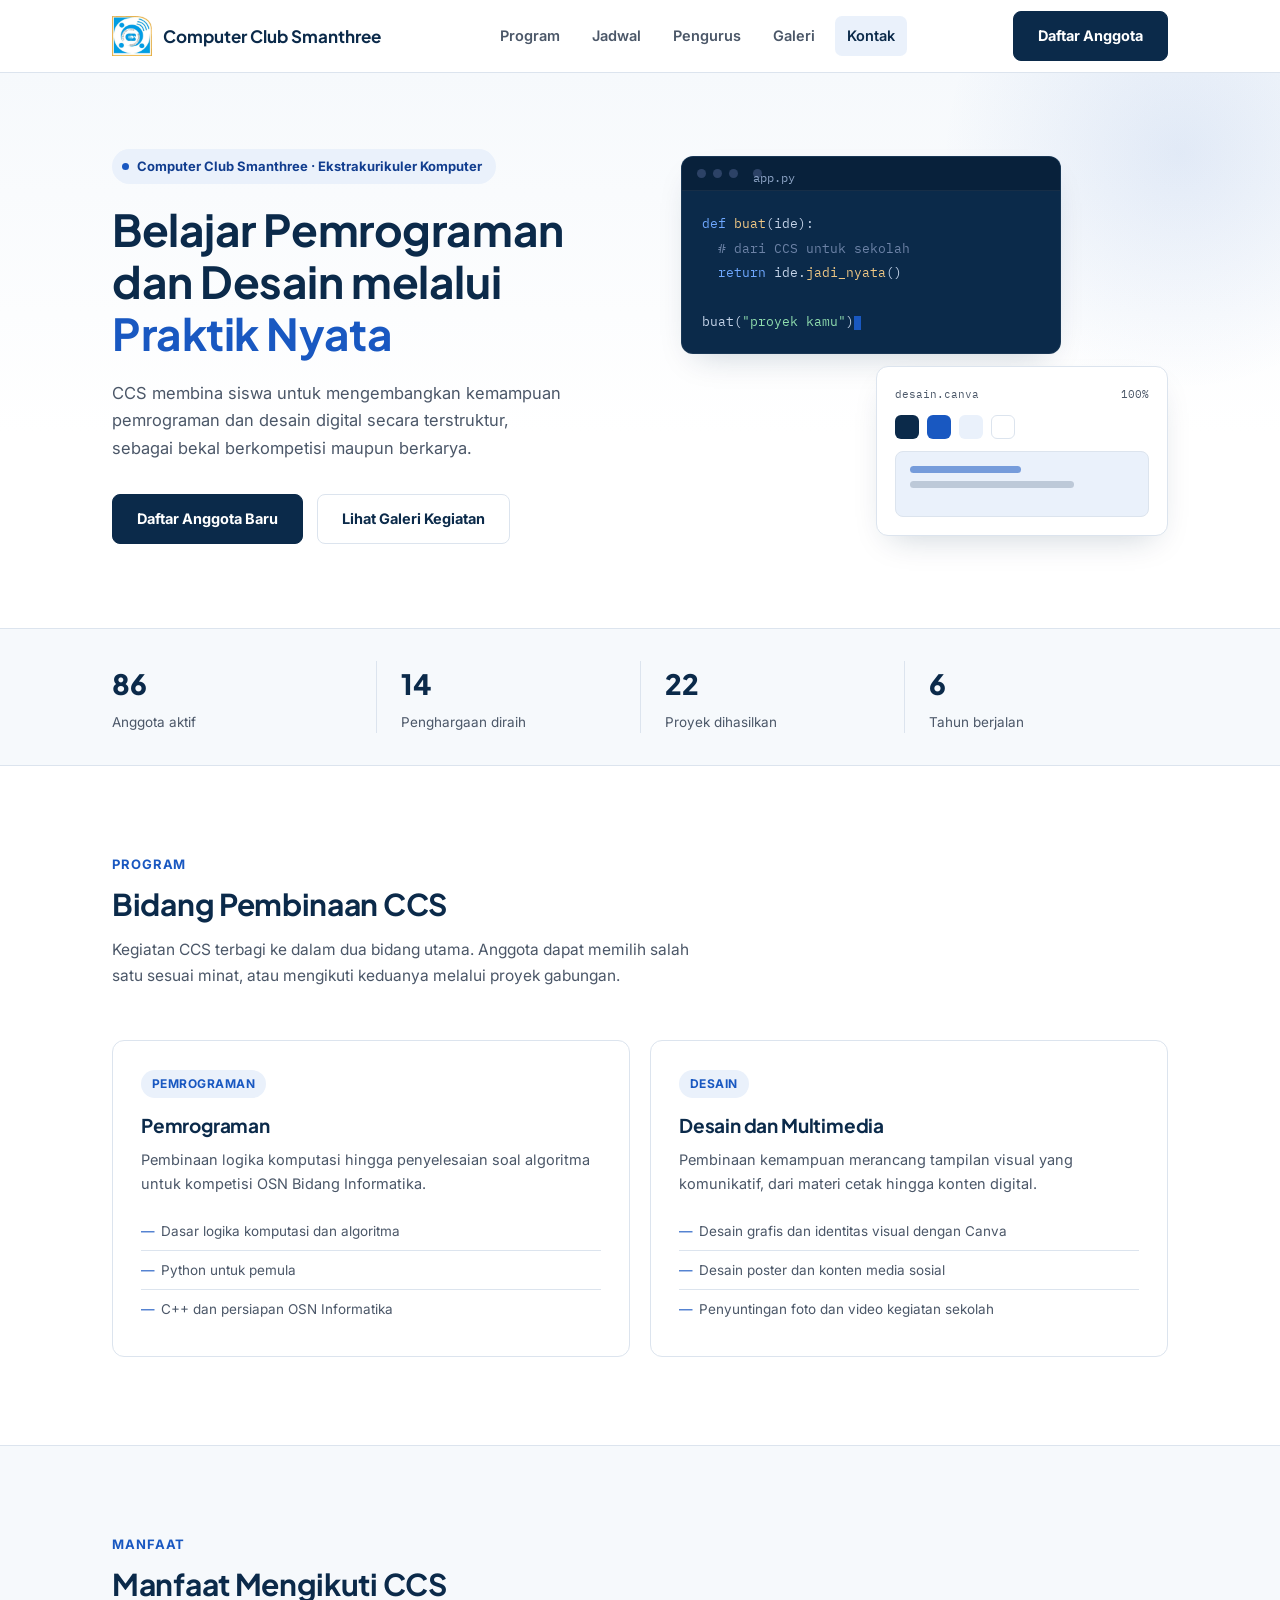
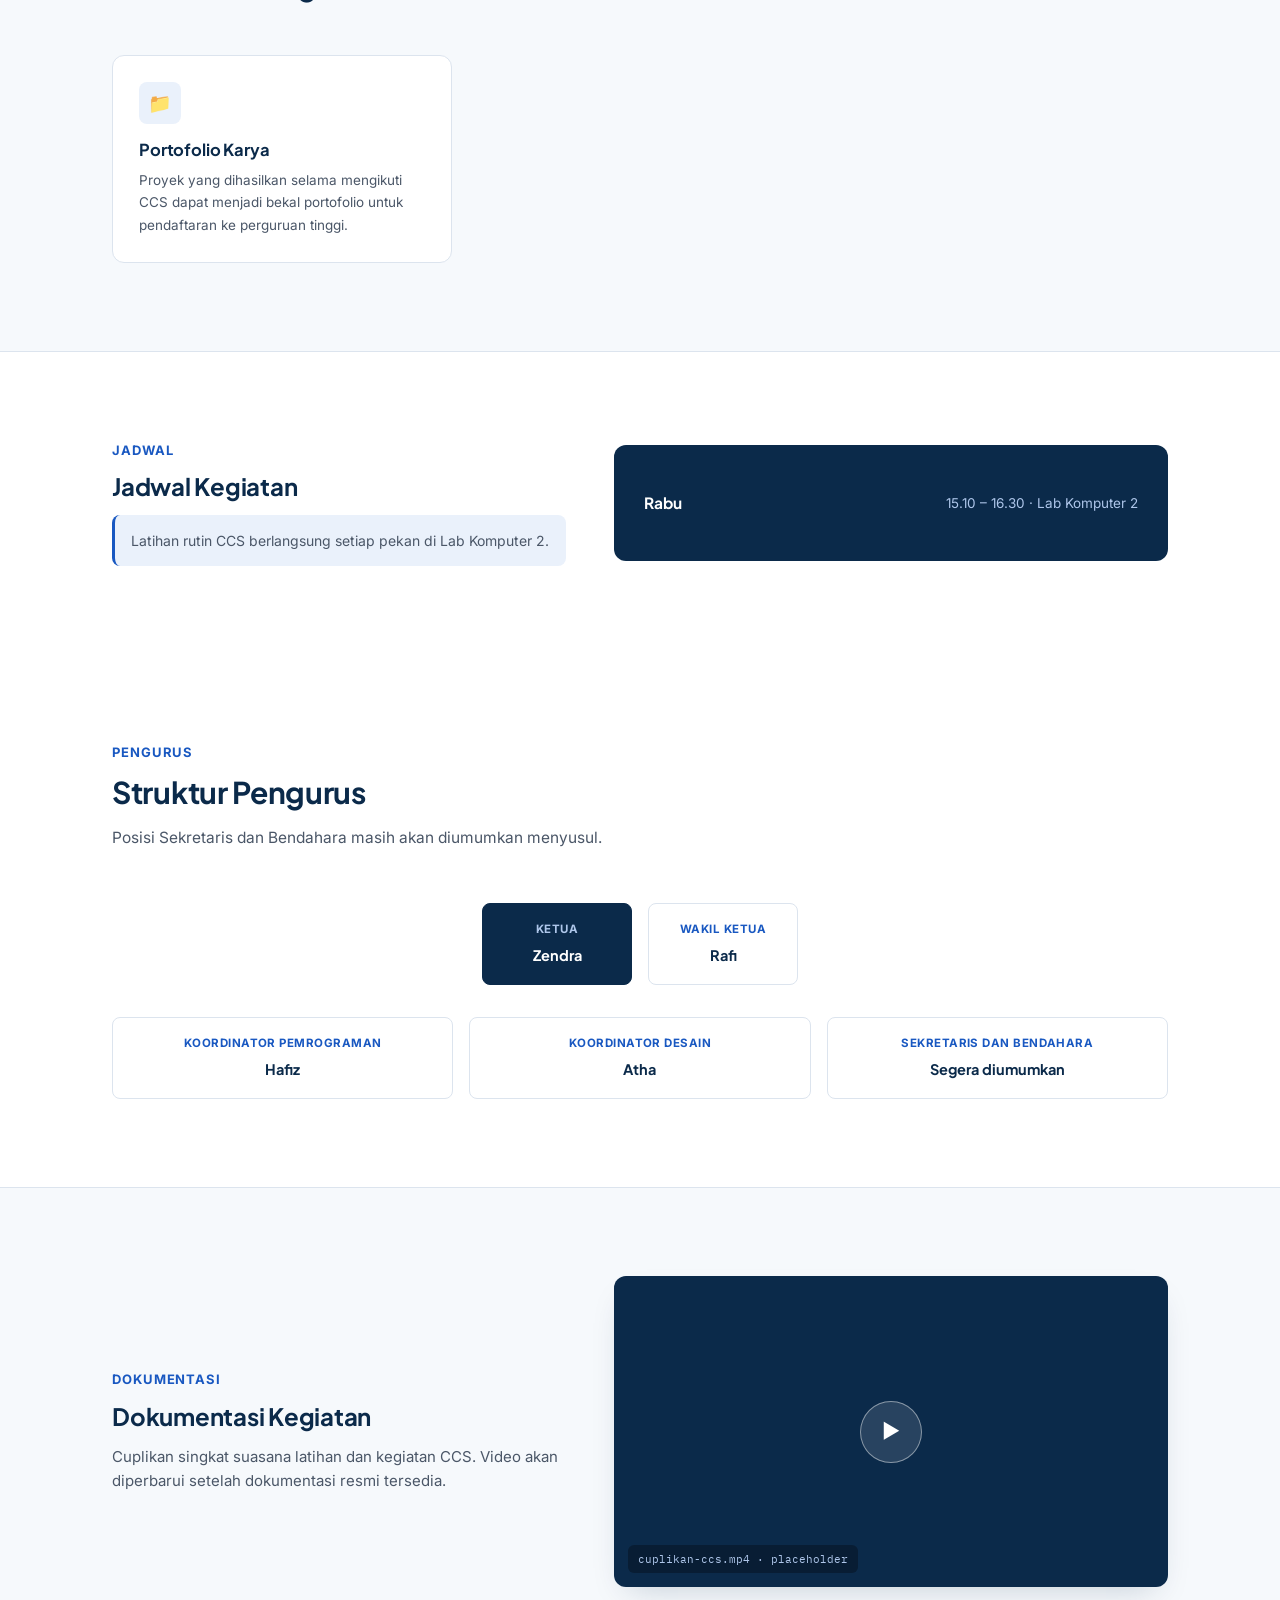
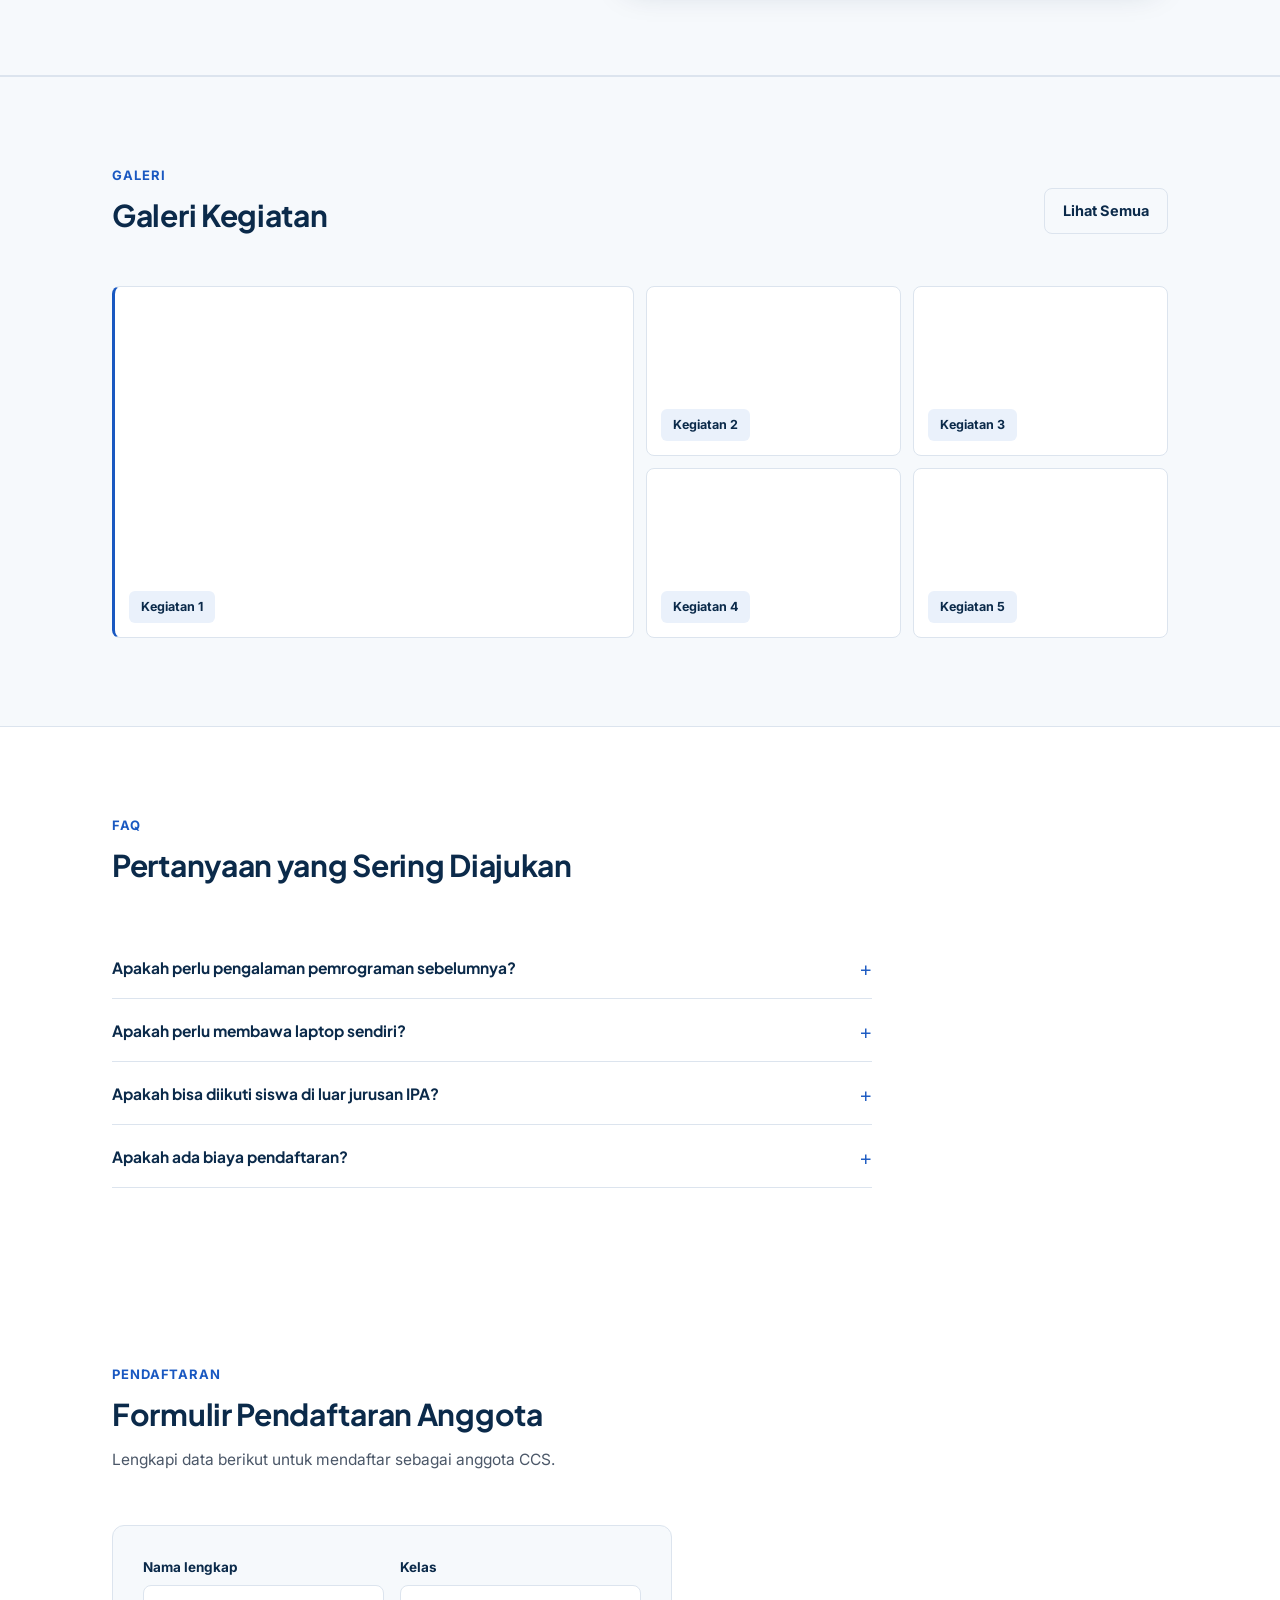
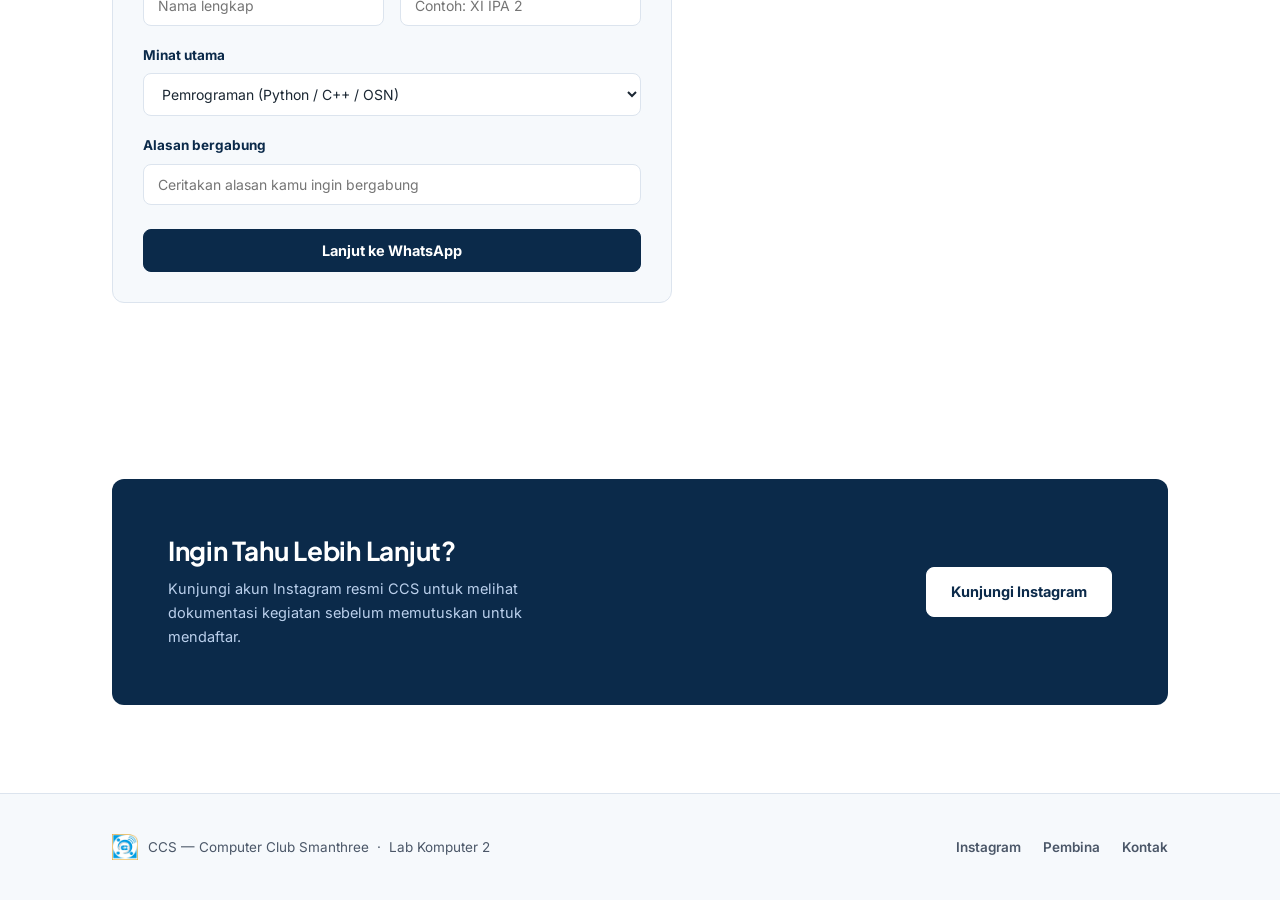
<file: index.html>
﻿<!DOCTYPE html>
<html lang="id">
<head>
<meta charset="UTF-8">
<meta name="viewport" content="width=device-width, initial-scale=1.0">
<title>CCS — Computer Club Smanthree</title>
<link rel="icon" type="image/jpeg" href="[data-uri]">
<link rel="stylesheet" href="CSS/style.css">
</head>
<body>

<a href="#konten" class="skip-link">Lewati ke konten utama</a>

<nav aria-label="Navigasi utama" id="siteNav">
  <div class="wrap">
    <div class="logo"><img class="logo-mark" src="[data-uri]" alt="Logo Computer Club SMAN 3 Kotabumi">Computer Club Smanthree</div>
    <div class="navlinks" id="navlinks">
      <a href="#program" data-nav="program">Program</a>
      <a href="#jadwal" data-nav="jadwal">Jadwal</a>
      <a href="#pengurus" data-nav="pengurus">Pengurus</a>
      <a href="#galeri" data-nav="galeri">Galeri</a>
      <a href="#daftar" data-nav="daftar">Kontak</a>
    </div>
    <div class="nav-right">
      <a href="#daftar" class="btn">Daftar Anggota</a>
      <button class="hamburger" id="hamburgerBtn" aria-label="Buka menu navigasi" aria-expanded="false" aria-controls="mobileMenu">
        <span></span><span></span><span></span>
      </button>
    </div>
  </div>
  <div class="mobile-menu" id="mobileMenu">
    <a href="#program">Program</a>
    <a href="#jadwal">Jadwal</a>
    <a href="#pengurus">Pengurus</a>
    <a href="#galeri">Galeri</a>
    <a href="#daftar">Kontak</a>
    <a href="#daftar" class="btn" style="text-align:center; margin-top:14px;">Daftar Anggota</a>
  </div>
</nav>

<main id="konten">

<header class="hero">
  <div class="hero-bg" aria-hidden="true"></div>
  <div class="wrap hero-grid">
    <div>
      <div class="eyebrow-line"><span class="dot"></span><span>Computer Club Smanthree · Ekstrakurikuler Komputer</span></div>
      <h1 class="hero-title">Belajar Pemrograman dan Desain melalui <span class="hl">Praktik Nyata</span></h1>
      <p class="hero-sub">CCS membina siswa untuk mengembangkan kemampuan pemrograman dan desain digital secara terstruktur, sebagai bekal berkompetisi maupun berkarya.</p>
      <div class="hero-cta">
        <a href="#daftar" class="btn">Daftar Anggota Baru</a>
        <a href="#galeri" class="btn btn-ghost">Lihat Galeri Kegiatan</a>
      </div>
    </div>
    <div class="hero-visual" aria-hidden="true">
      <div class="terminal">
        <div class="terminal-bar"><span></span><span></span><span></span><span class="fname">app.py</span></div>
        <div class="terminal-body">
<div><span class="c1">def</span> <span class="c3">buat</span>(ide):</div>
<div>&nbsp;&nbsp;<span class="cmt"># dari CCS untuk sekolah</span></div>
<div>&nbsp;&nbsp;<span class="c1">return</span> ide.<span class="c3">jadi_nyata</span>()</div>
<div>&nbsp;</div>
<div>buat(<span class="c2">"proyek kamu"</span>)<span class="cursor"></span></div>
        </div>
      </div>
      <div class="design-card">
        <div class="dtop"><span>desain.canva</span><span>100%</span></div>
        <div class="swatches"><i></i><i></i><i></i><i></i></div>
        <div class="frame-mock"></div>
      </div>
    </div>
  </div>
</header>

<div class="stats">
  <div class="wrap">
    <div class="stat"><div class="num" data-count="86">0</div><div class="lbl">Anggota aktif</div></div>
    <div class="stat"><div class="num" data-count="14">0</div><div class="lbl">Penghargaan diraih</div></div>
    <div class="stat"><div class="num" data-count="22">0</div><div class="lbl">Proyek dihasilkan</div></div>
    <div class="stat"><div class="num" data-count="6">0</div><div class="lbl">Tahun berjalan</div></div>
  </div>
</div>

<section id="program">
  <div class="wrap">
    <div class="section-head reveal">
      <div class="kicker">Program</div>
      <h2>Bidang Pembinaan CCS</h2>
      <p>Kegiatan CCS terbagi ke dalam dua bidang utama. Anggota dapat memilih salah satu sesuai minat, atau mengikuti keduanya melalui proyek gabungan.</p>
    </div>
    <div class="programs">
      <div class="pcard reveal">
        <div class="tag">Pemrograman</div>
        <h3>Pemrograman</h3>
        <p>Pembinaan logika komputasi hingga penyelesaian soal algoritma untuk kompetisi OSN Bidang Informatika.</p>
        <ul>
          <li>Dasar logika komputasi dan algoritma</li>
          <li>Python untuk pemula</li>
          <li>C++ dan persiapan OSN Informatika</li>
        </ul>
      </div>
      <div class="pcard reveal">
        <div class="tag">Desain</div>
        <h3>Desain dan Multimedia</h3>
        <p>Pembinaan kemampuan merancang tampilan visual yang komunikatif, dari materi cetak hingga konten digital.</p>
        <ul>
          <li>Desain grafis dan identitas visual dengan Canva</li>
          <li>Desain poster dan konten media sosial</li>
          <li>Penyuntingan foto dan video kegiatan sekolah</li>
        </ul>
      </div>
    </div>
  </div>
</section>

<section id="benefit" style="background:var(--tint2); border-top:1px solid var(--border); border-bottom:1px solid var(--border);">
  <div class="wrap">
    <div class="section-head reveal">
      <div class="kicker">Manfaat</div>
      <h2>Manfaat Mengikuti CCS</h2>
    </div>
    <div class="benefits">
      <div class="bcard reveal"><div class="bicon">&#128193;</div><h3>Portofolio Karya</h3><p>Proyek yang dihasilkan selama mengikuti CCS dapat menjadi bekal portofolio untuk pendaftaran ke perguruan tinggi.</p></div>
    </div>
  </div>
</section>

<section id="jadwal">
  <div class="wrap jadwal-wrap">
    <div class="reveal">
      <div class="kicker">Jadwal</div>
      <h2 style="margin-bottom:14px;">Jadwal Kegiatan</h2>
      <p class="jadwal-note">Latihan rutin CCS berlangsung setiap pekan di Lab Komputer 2.</p>
    </div>
    <div class="jadwal-card reveal">
      <div class="jadwal-row"><span class="day">Rabu</span><span class="time">15.10 – 16.30 · Lab Komputer 2</span></div>
    </div>
  </div>
</section>

<section id="pengurus">
  <div class="wrap">
    <div class="section-head reveal">
      <div class="kicker">Pengurus</div>
      <h2>Struktur Pengurus</h2>
      <p>Posisi Sekretaris dan Bendahara masih akan diumumkan menyusul.</p>
    </div>
    <div class="org-chart reveal">
      <div class="org-top">
        <div class="org-card lead"><div class="role">Ketua</div><div class="name">Zendra</div></div>
        <div class="org-card"><div class="role">Wakil Ketua</div><div class="name">Rafi</div></div>
      </div>
      <div class="org-divisions">
        <div class="org-card"><div class="role">Koordinator Pemrograman</div><div class="name">Hafiz</div></div>
        <div class="org-card"><div class="role">Koordinator Desain</div><div class="name">Atha</div></div>
        <div class="org-card"><div class="role">Sekretaris dan Bendahara</div><div class="name">Segera diumumkan</div></div>
      </div>
    </div>
  </div>
</section>

<section style="background:var(--tint2); border-top:1px solid var(--border); border-bottom:1px solid var(--border);">
  <div class="wrap video-wrap">
    <div class="reveal">
      <div class="kicker">Dokumentasi</div>
      <h2 style="margin-bottom:14px;">Dokumentasi Kegiatan</h2>
      <p style="color:var(--muted); font-size:15px;">Cuplikan singkat suasana latihan dan kegiatan CCS. Video akan diperbarui setelah dokumentasi resmi tersedia.</p>
    </div>
    <div class="video-frame reveal" role="button" tabindex="0" aria-label="Putar video (placeholder)">
      <div class="play-btn">&#9658;</div>
      <span class="vtag">cuplikan-ccs.mp4 · placeholder</span>
    </div>
  </div>
</section>

<section id="galeri" class="gallery-section">
  <div class="wrap">
    <div class="section-head flex reveal">
      <div>
        <div class="kicker">Galeri</div>
        <h2>Galeri Kegiatan</h2>
      </div>
      <a href="#" class="btn-ghost btn" style="padding:10px 18px;">Lihat Semua</a>
    </div>
    <div class="bento">
      <div class="gitem big reveal"><span>Kegiatan 1</span></div>
      <div class="gitem reveal"><span>Kegiatan 2</span></div>
      <div class="gitem reveal"><span>Kegiatan 3</span></div>
      <div class="gitem reveal"><span>Kegiatan 4</span></div>
      <div class="gitem reveal"><span>Kegiatan 5</span></div>
    </div>
  </div>
</section>

<section id="faq">
  <div class="wrap">
    <div class="section-head reveal">
      <div class="kicker">FAQ</div>
      <h2>Pertanyaan yang Sering Diajukan</h2>
    </div>
    <div class="faq-list reveal">
      <div class="faq-item">
        <button class="faq-q" aria-expanded="false">Apakah perlu pengalaman pemrograman sebelumnya? <span class="plus">+</span></button>
        <div class="faq-a"><p>Tidak. CCS terbuka bagi seluruh siswa, termasuk yang belum pernah mempelajari pemrograman. Materi disampaikan mulai dari dasar.</p></div>
      </div>
      <div class="faq-item">
        <button class="faq-q" aria-expanded="false">Apakah perlu membawa laptop sendiri? <span class="plus">+</span></button>
        <div class="faq-a"><p>Tidak wajib. Kegiatan berlangsung di Lab Komputer 2 yang telah dilengkapi perangkat komputer.</p></div>
      </div>
      <div class="faq-item">
        <button class="faq-q" aria-expanded="false">Apakah bisa diikuti siswa di luar jurusan IPA? <span class="plus">+</span></button>
        <div class="faq-a"><p>Bisa. CCS terbuka bagi siswa dari seluruh jurusan, tidak terbatas pada jurusan IPA.</p></div>
      </div>
      <div class="faq-item">
        <button class="faq-q" aria-expanded="false">Apakah ada biaya pendaftaran? <span class="plus">+</span></button>
        <div class="faq-a"><p>Pendaftaran CCS tidak dipungut biaya. Anggota hanya dikenakan kas sebesar Rp2.000 setiap pertemuan.</p></div>
      </div>
    </div>
  </div>
</section>

<section id="daftar">
  <div class="wrap">
    <div class="section-head reveal">
      <div class="kicker">Pendaftaran</div>
      <h2>Formulir Pendaftaran Anggota</h2>
      <p>Lengkapi data berikut untuk mendaftar sebagai anggota CCS.</p>
    </div>
    <div class="form-wrap">
      <form class="form-card reveal">
        <div class="field-row">
          <div class="field"><label for="nama">Nama lengkap</label><input id="nama" type="text" placeholder="Nama lengkap" required></div>
          <div class="field"><label for="kelas">Kelas</label><input id="kelas" type="text" placeholder="Contoh: XI IPA 2" required></div>
        </div>
        <div class="field">
          <label for="minat">Minat utama</label>
          <select id="minat">
            <option>Pemrograman (Python / C++ / OSN)</option>
            <option>Desain dan Multimedia</option>
            <option>Keduanya</option>
          </select>
        </div>
        <div class="field"><label for="alasan">Alasan bergabung</label><input id="alasan" type="text" placeholder="Ceritakan alasan kamu ingin bergabung" required></div>
        <button type="submit" class="btn form-submit">Lanjut ke WhatsApp</button>
      </form>
    </div>
  </div>
</section>

<section>
  <div class="wrap">
    <div class="join reveal">
      <div>
        <h2>Ingin Tahu Lebih Lanjut?</h2>
        <p>Kunjungi akun Instagram resmi CCS untuk melihat dokumentasi kegiatan sebelum memutuskan untuk mendaftar.</p>
      </div>
      <a href="https://www.instagram.com/computerclubsmanthree/" target="_blank" class="btn">Kunjungi Instagram</a>
    </div>
  </div>
</section>

</main>

<footer>
  <div class="wrap">
    <div class="fmeta" style="display:flex; align-items:center; gap:10px;"><img src="[data-uri]" alt="" style="width:26px; height:26px; border-radius:0; object-fit:contain;">CCS — Computer Club Smanthree &nbsp;·&nbsp; Lab Komputer 2</div>
    <div class="flinks">
      <a href="https://www.instagram.com/computerclubsmanthree/" target="_blank">Instagram</a>
      <a href="#">Pembina</a>
      <a href="#">Kontak</a>
    </div>
  </div>
</footer>

<script src="js/script.js"></script>

</body>
</html>
</file>
<file: CSS/style.css>
@import url('https://fonts.googleapis.com/css2?family=Plus+Jakarta+Sans:wght@500;600;700;800&family=IBM+Plex+Mono:wght@400;500&family=Inter:wght@400;500;600;700&display=swap');

  :root{
    --navy: #0B2A4A;
    --blue: #1958C1;
    --blue-deep: #123E8F;
    --blue-light: #EAF1FB;
    --tint2: #F6F9FC;
    --white: #FFFFFF;
    --ink: #1B2733;
    --muted: #4B5768;
    --border: #DCE4EE;
    --success: #147A4E;
    --warning: #B5750B;
    --error: #C13939;
    --radius-sm: 8px;
    --radius-md: 12px;
    --shadow-sm: 0 2px 8px -2px rgba(11,42,74,0.08);
    --shadow-md: 0 14px 32px -14px rgba(11,42,74,0.22);
    --ease: cubic-bezier(.22,.61,.36,1);
  }
  *{box-sizing:border-box; margin:0; padding:0;}
  html{scroll-behavior:smooth;}
  body{font-family:'Inter', sans-serif; color:var(--ink); background:var(--white); line-height:1.65; font-size:16px;}
  h1,h2,h3{font-family:'Plus Jakarta Sans', sans-serif; color:var(--navy); font-weight:700; letter-spacing:-0.01em; line-height:1.25;}
  a{color:inherit; text-decoration:none;}
  .wrap{max-width:1120px; margin:0 auto; padding:0 32px;}
  img{max-width:100%; display:block;}
  ::selection{background:var(--blue-light); color:var(--navy);}

  @media (prefers-reduced-motion: reduce){
    *{animation-duration:0.001ms !important; animation-iteration-count:1 !important; transition-duration:0.001ms !important; scroll-behavior:auto !important;}
  }

  a:focus-visible, button:focus-visible, input:focus-visible, select:focus-visible{
    outline:2.5px solid var(--blue); outline-offset:2px; border-radius:4px;
  }
  .skip-link{
    position:absolute; left:-9999px; top:auto; background:var(--navy); color:white;
    padding:12px 20px; z-index:200; border-radius:0 0 8px 0; font-size:14px; font-weight:600;
  }
  .skip-link:focus{left:0; top:0;}

  /* reveal-on-scroll */
  .reveal{opacity:0; transform:translateY(16px); transition:opacity .55s var(--ease), transform .55s var(--ease);}
  .reveal.visible{opacity:1; transform:translateY(0);}

  /* NAV */
  nav{position:sticky; top:0; z-index:50; background:rgba(255,255,255,0.96); backdrop-filter:blur(10px); border-bottom:1px solid var(--border); transition:box-shadow .2s var(--ease);}
  nav.scrolled{box-shadow:0 2px 12px -4px rgba(11,42,74,0.1);}
  nav .wrap{display:flex; align-items:center; justify-content:space-between; height:72px;}
  .logo{display:flex; align-items:center; gap:11px; font-weight:700; font-size:17px; color:var(--navy); font-family:'Plus Jakarta Sans';}
  .logo-mark{width:40px; height:40px; border-radius:0; object-fit:contain; flex-shrink:0;}
  .navlinks{display:flex; gap:8px; font-size:14.5px; font-weight:600; color:var(--muted);}
  .navlinks a{padding:8px 12px; border-radius:7px; transition:color .15s, background .15s;}
  .navlinks a:hover{color:var(--blue); background:var(--blue-light);}
  .navlinks a.active{color:var(--navy); background:var(--blue-light);}
  .nav-right{display:flex; align-items:center; gap:18px;}
  .hamburger{display:none; flex-direction:column; gap:5px; width:24px; cursor:pointer; background:none; border:none; padding:0;}
  .hamburger span{display:block; height:2px; width:100%; background:var(--navy); border-radius:2px; transition:transform .2s, opacity .2s;}
  .mobile-menu{display:none; flex-direction:column; padding:10px 32px 22px; border-top:1px solid var(--border); background:var(--white);}
  .mobile-menu a{padding:13px 0; font-size:15px; font-weight:600; color:var(--ink); border-bottom:1px solid var(--border);}
  .mobile-menu.open{display:flex;}
  .btn{display:inline-block; background:var(--navy); color:white; padding:12px 24px; border-radius:var(--radius-sm); font-size:14.5px; font-weight:700; border:1.5px solid var(--navy); font-family:'Inter'; cursor:pointer; transition:background .15s, border-color .15s, transform .1s;}
  .btn:hover{background:var(--blue-deep); border-color:var(--blue-deep);}
  .btn:active{transform:scale(0.97);}
  .btn-ghost{background:transparent; color:var(--navy); border:1.5px solid var(--border);}
  .btn-ghost:hover{border-color:var(--blue); color:var(--blue); background:var(--blue-light);}

  /* HERO */
  header.hero{padding:76px 0 84px; position:relative; overflow:hidden;}
  .hero-bg{position:absolute; inset:0; z-index:0; background:linear-gradient(180deg, var(--tint2) 0%, var(--white) 65%);}
  .hero-bg::after{
    content:''; position:absolute; top:-160px; right:-140px; width:480px; height:480px; border-radius:50%;
    background:radial-gradient(circle, rgba(25,88,193,0.10), transparent 70%);
  }
  .hero-grid{position:relative; z-index:1; display:grid; grid-template-columns:1fr 0.95fr; gap:56px; align-items:center;}
  .eyebrow-line{display:inline-flex; align-items:center; gap:8px; margin-bottom:20px; background:var(--blue-light); padding:7px 14px 7px 10px; border-radius:20px;}
  .eyebrow-line .dot{width:7px; height:7px; border-radius:50%; background:var(--blue);}
  .eyebrow-line span{font-size:13px; color:var(--blue-deep); font-weight:700;}
  h1.hero-title{font-size:44px; line-height:1.18; margin-bottom:20px;}
  h1.hero-title .hl{color:var(--blue);}
  .hero-sub{font-size:16.5px; color:var(--muted); max-width:460px; margin-bottom:32px;}
  .hero-cta{display:flex; gap:14px; flex-wrap:wrap;}

  .hero-visual{position:relative; height:380px;}
  .terminal{
    position:absolute; top:0; left:0; width:78%;
    background:var(--navy); border-radius:var(--radius-md);
    box-shadow:var(--shadow-md);
    overflow:hidden; z-index:2; border:1px solid rgba(255,255,255,0.06);
    transition:transform .3s var(--ease);
  }
  .hero-visual:hover .terminal{transform:translateY(-4px);}
  .terminal-bar{display:flex; align-items:center; gap:7px; padding:12px 15px; background:#08213B; border-bottom:1px solid rgba(255,255,255,0.06);}
  .terminal-bar span{width:9px; height:9px; border-radius:50%; background:#2C4266;}
  .terminal-bar .fname{margin-left:8px; font-family:'IBM Plex Mono'; font-size:11.5px; color:#8CA3C4;}
  .terminal-body{padding:20px; font-family:'IBM Plex Mono'; font-size:12.5px; color:#C4D3E8; line-height:1.95;}
  .terminal-body .c1{color:#6FA8FF;} .terminal-body .c2{color:#8FDDAE;} .terminal-body .c3{color:#EFC784;} .terminal-body .cmt{color:#6C82A6;}
  .cursor{display:inline-block; width:7px; height:14px; background:var(--blue); vertical-align:middle; animation:blink 1s step-end infinite;}
  @keyframes blink{50%{opacity:0;}}

  .design-card{
    position:absolute; bottom:0; right:0; width:60%;
    background:white; border-radius:var(--radius-md); border:1px solid var(--border);
    box-shadow:var(--shadow-md);
    padding:18px; z-index:3;
    transition:transform .3s var(--ease);
  }
  .hero-visual:hover .design-card{transform:translateY(4px);}
  .design-card .dtop{display:flex; justify-content:space-between; align-items:center; margin-bottom:12px;}
  .design-card .dtop span{font-family:'IBM Plex Mono'; font-size:11px; color:var(--muted);}
  .swatches{display:flex; gap:8px; margin-bottom:12px;}
  .swatches i{width:24px; height:24px; border-radius:6px; display:block;}
  .swatches i:nth-child(1){background:var(--navy);}
  .swatches i:nth-child(2){background:var(--blue);}
  .swatches i:nth-child(3){background:var(--blue-light);}
  .swatches i:nth-child(4){background:#fff; border:1px solid var(--border);}
  .frame-mock{height:66px; border-radius:var(--radius-sm); background:var(--blue-light); position:relative; border:1px solid var(--border);}
  .frame-mock::before{content:''; position:absolute; left:14px; top:14px; width:44%; height:7px; border-radius:4px; background:var(--blue); opacity:.55;}
  .frame-mock::after{content:''; position:absolute; left:14px; top:29px; width:65%; height:7px; border-radius:4px; background:var(--navy); opacity:.2;}

  /* stats strip */
  .stats{border-top:1px solid var(--border); border-bottom:1px solid var(--border); background:var(--tint2);}
  .stats .wrap{display:grid; grid-template-columns:repeat(4,1fr); padding:32px;}
  .stat{text-align:left; border-left:1px solid var(--border); padding-left:24px;}
  .stat:first-child{border-left:none; padding-left:0;}
  .stat .num{font-family:'Plus Jakarta Sans'; font-weight:800; font-size:28px; color:var(--navy);}
  .stat .lbl{font-size:13.5px; color:var(--muted); margin-top:4px;}

  section{padding:88px 0;}
  .section-head{max-width:580px; margin-bottom:52px;}
  .kicker{font-size:13px; color:var(--blue); font-weight:700; margin-bottom:10px; text-transform:uppercase; letter-spacing:0.07em;}
  .section-head h2{font-size:30px;}
  .section-head p{color:var(--muted); margin-top:14px; font-size:15.5px;}
  .section-head.flex{display:flex; justify-content:space-between; align-items:flex-end; max-width:none; gap:20px; flex-wrap:wrap;}

  .programs{display:grid; grid-template-columns:repeat(2,1fr); gap:20px;}
  .pcard{border:1px solid var(--border); border-radius:var(--radius-md); padding:28px; transition:border-color .2s var(--ease), box-shadow .2s var(--ease), transform .2s var(--ease); background:white;}
  .pcard:hover{border-color:var(--blue); box-shadow:var(--shadow-md); transform:translateY(-3px);}
  .pcard .tag{font-size:12px; font-weight:700; color:var(--blue); background:var(--blue-light); display:inline-block; padding:4px 11px; border-radius:20px; margin-bottom:16px; text-transform:uppercase; letter-spacing:0.04em;}
  .pcard h3{font-size:19px; margin-bottom:10px;}
  .pcard p{font-size:14.5px; color:var(--muted); margin-bottom:16px;}
  .pcard ul{list-style:none; font-size:13.5px; color:var(--muted);}
  .pcard li{padding:8px 0 8px 20px; border-top:1px solid var(--border); position:relative;}
  .pcard li:first-child{border-top:none;}
  .pcard li::before{content:'—'; position:absolute; left:0; color:var(--blue);}

  .benefits{display:flex;}
  .benefits .bcard{max-width:340px;}
  .bcard{border:1px solid var(--border); border-radius:var(--radius-md); padding:26px; text-align:left; background:white; transition:box-shadow .2s var(--ease), transform .2s var(--ease);}
  .bcard:hover{box-shadow:var(--shadow-sm); transform:translateY(-2px);}
  .bcard .bicon{
    width:42px; height:42px; border-radius:var(--radius-sm); background:var(--blue-light);
    display:flex; align-items:center; justify-content:center; margin-bottom:16px;
    color:var(--blue); font-size:19px;
  }
  .bcard h3{font-size:16.5px; margin-bottom:8px;}
  .bcard p{font-size:13.5px; color:var(--muted);}

  .jadwal-wrap{display:grid; grid-template-columns:0.9fr 1.1fr; gap:48px; align-items:center;}
  .jadwal-card{background:var(--navy); border-radius:var(--radius-md); padding:30px; color:white;}
  .jadwal-row{display:flex; justify-content:space-between; align-items:center; padding:15px 0; border-bottom:1px solid rgba(255,255,255,0.14);}
  .jadwal-row:last-child{border-bottom:none;}
  .jadwal-row .day{font-family:'Plus Jakarta Sans'; font-weight:700; font-size:15.5px;}
  .jadwal-row .time{font-size:13.5px; color:#AEC6EA;}
  .jadwal-note{font-size:14px; color:var(--muted); background:var(--blue-light); padding:14px 16px; border-radius:var(--radius-sm); border-left:3px solid var(--blue);}
  .jadwal-note b{color:var(--navy);}

  .org-chart{display:flex; flex-direction:column; align-items:center; gap:0;}
  .org-top{display:flex; gap:16px; margin-bottom:32px;}
  .org-card{border:1px solid var(--border); border-radius:var(--radius-sm); padding:16px 22px; text-align:center; background:white; min-width:150px; transition:box-shadow .2s;}
  .org-card:hover{box-shadow:var(--shadow-sm);}
  .org-card.lead{background:var(--navy); border-color:var(--navy);}
  .org-card.lead .role{color:#AEC6EA;} .org-card.lead .name{color:white;}
  .org-card .role{font-size:11.5px; color:var(--blue); margin-bottom:5px; font-weight:700; text-transform:uppercase; letter-spacing:0.04em;}
  .org-card .name{font-weight:700; color:var(--navy); font-size:14.5px; font-family:'Plus Jakarta Sans';}
  .org-divisions{display:grid; grid-template-columns:repeat(3,1fr); gap:16px; width:100%;}
  .org-divisions .org-card{min-width:0;}

  .video-wrap{display:grid; grid-template-columns:0.9fr 1.1fr; gap:48px; align-items:center;}
  .video-frame{
    aspect-ratio:16/9; border-radius:var(--radius-md); background:var(--navy);
    position:relative; display:flex; align-items:center; justify-content:center;
    box-shadow:var(--shadow-md); cursor:pointer; overflow:hidden;
  }
  .play-btn{
    width:62px; height:62px; border-radius:50%; background:rgba(255,255,255,0.12);
    border:1.5px solid rgba(255,255,255,0.45); display:flex; align-items:center; justify-content:center;
    color:white; font-size:20px; transition:transform .2s var(--ease), background .2s;
  }
  .video-frame:hover .play-btn{transform:scale(1.08); background:rgba(255,255,255,0.2);}
  .video-frame .vtag{
    position:absolute; bottom:14px; left:14px; font-family:'IBM Plex Mono'; font-size:11px;
    color:#AEC6EA; background:rgba(0,0,0,0.3); padding:5px 10px; border-radius:6px;
  }

  .gallery-section{background:var(--tint2); border-top:1px solid var(--border); border-bottom:1px solid var(--border);}
  .bento{display:grid; grid-template-columns:repeat(4, 1fr); grid-template-rows:170px 170px; gap:12px;}
  .gitem{border-radius:var(--radius-sm); position:relative; overflow:hidden; background:var(--white); border:1px solid var(--border); display:flex; align-items:end; padding:14px; transition:box-shadow .2s var(--ease), transform .2s var(--ease);}
  .gitem:hover{box-shadow:var(--shadow-sm); transform:translateY(-2px);}
  .gitem.big{grid-column:span 2; grid-row:span 2; border-left:3px solid var(--blue);}
  .gitem span{font-size:12.5px; color:var(--navy); font-weight:700; background:var(--blue-light); padding:6px 12px; border-radius:6px;}

  .faq-list{max-width:760px;}
  .faq-item{border-bottom:1px solid var(--border);}
  .faq-q{width:100%; text-align:left; background:none; border:none; cursor:pointer; padding:19px 0; display:flex; justify-content:space-between; align-items:center; gap:16px; font-family:'Plus Jakarta Sans'; font-weight:700; font-size:15.5px; color:var(--navy);}
  .faq-q .plus{font-size:19px; color:var(--blue); transition:transform .25s var(--ease); font-weight:400; flex-shrink:0;}
  .faq-item.open .faq-q .plus{transform:rotate(45deg);}
  .faq-a{max-height:0; overflow:hidden; transition:max-height .3s var(--ease);}
  .faq-item.open .faq-a{max-height:200px;}
  .faq-a p{padding-bottom:19px; font-size:14.5px; color:var(--muted); max-width:640px;}

  .form-wrap{max-width:560px;}
  .form-card{border:1px solid var(--border); border-radius:var(--radius-md); padding:30px; background:var(--tint2);}
  .field{margin-bottom:18px;}
  .field label{display:block; font-size:13.5px; font-weight:700; color:var(--navy); margin-bottom:7px;}
  .field input, .field select{width:100%; padding:11px 14px; border:1px solid var(--border); border-radius:var(--radius-sm); font-family:'Inter'; font-size:14px; color:var(--ink); background:white; transition:border-color .15s;}
  .field input:hover, .field select:hover{border-color:#B7C6DC;}
  .field-row{display:grid; grid-template-columns:1fr 1fr; gap:16px;}
  .form-submit{width:100%; margin-top:6px;}

  .join{background:var(--navy); border-radius:var(--radius-md); padding:56px; display:grid; grid-template-columns:1fr auto; align-items:center; gap:40px; color:white; position:relative; overflow:hidden;}
  .join h2{color:white; font-size:26px; margin-bottom:10px;}
  .join p{color:#BBD0EC; font-size:14.5px; max-width:420px;}
  .join .btn{background:white; color:var(--navy); border-color:white;}
  .join .btn:hover{background:var(--blue-light);}

  footer{border-top:1px solid var(--border); padding:40px 0; background:var(--tint2);}
  footer .wrap{display:flex; justify-content:space-between; align-items:center; flex-wrap:wrap; gap:16px;}
  footer .fmeta{font-size:13.5px; color:var(--muted);}
  footer .flinks{display:flex; gap:22px; font-size:13.5px; color:var(--muted); font-weight:600;}
  footer .flinks a:hover{color:var(--blue);}

  @media(max-width:820px){
    .hero-grid{grid-template-columns:1fr;}
    .navlinks{display:none;}
    .hamburger{display:flex;}
    .nav-right .btn{display:none;}
    .programs{grid-template-columns:1fr;}
    .bento{grid-template-columns:repeat(2,1fr); grid-template-rows:repeat(3,160px);}
    .gitem.big{grid-column:span 2; grid-row:span 1;}
    .stats .wrap{grid-template-columns:repeat(2,1fr); gap:24px; padding:28px 24px;}
    .stat{border-left:none; padding-left:0;}
    .join{grid-template-columns:1fr; text-align:left; padding:36px 26px;}
    h1.hero-title{font-size:32px;}
    .hero-visual{height:310px;}
    .jadwal-wrap{grid-template-columns:1fr; gap:26px;}
    .org-top{flex-direction:column; align-items:center;}
    .org-divisions{grid-template-columns:1fr;}
    .form-wrap{grid-template-columns:1fr; gap:26px;}
    .field-row{grid-template-columns:1fr;}
    .benefits{grid-template-columns:1fr;}
    .video-wrap{grid-template-columns:1fr;}
    section{padding:64px 0;}
  }
</file>
